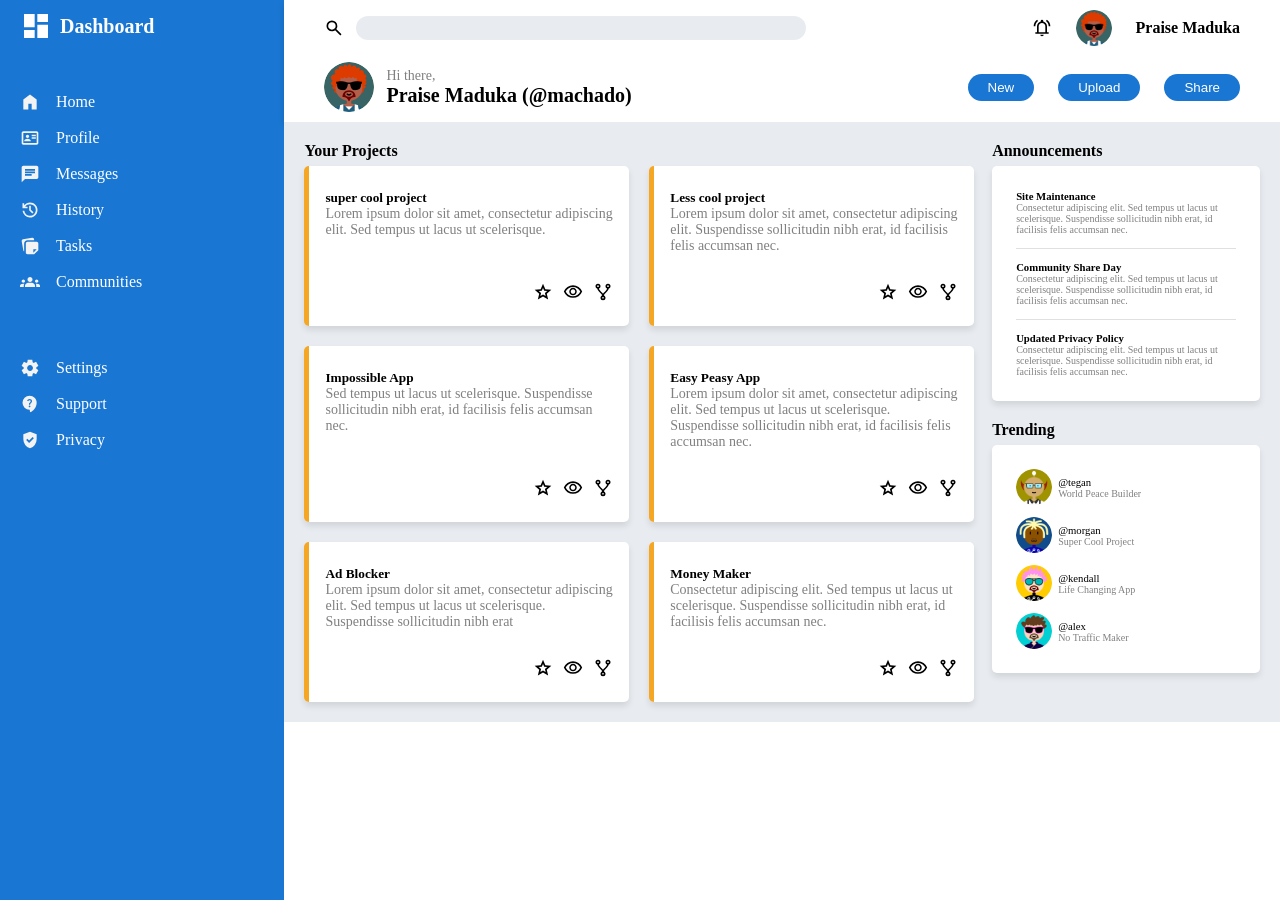
<file: index.html>
<!doctype html>
<html lang="en">
  <head>
    <meta charset="UTF-8" />
    <meta name="viewport" content="width=device-width, initial-scale=1.0" />
    <title>Admin Dashboard</title>
    <link rel="stylesheet" href="dashboard.css" />
  </head>
  <body>
    <div class="side-bar">
      <div class="title">
        <img src="assets/icons/view-dashboard-black.svg" alt="" class="icon" />
        <h1>Dashboard</h1>
      </div>
      <ul>
        <li>
          <img
            src="assets/icons/home-white.svg"
            alt="home icon"
            class="icon"
          />Home
        </li>
        <li>
          <img
            src="assets/icons/id-card-white.svg"
            alt="profile icon"
            class="icon"
          />Profile
        </li>
        <li>
          <img
            src="assets/icons/chat-white.svg"
            alt="chat icon"
            class="icon"
          />Messages
        </li>
        <li>
          <img
            src="assets/icons/history-white.svg"
            alt="history icon"
            class="icon"
          />History
        </li>
        <li>
          <img
            src="assets/icons/tasks-note-white.svg"
            alt="task icon"
            class="icon"
          />Tasks
        </li>
        <li>
          <img
            src="assets/icons/communities-white.svg"
            alt="group icon"
            class="icon"
          />Communities
        </li>
      </ul>
      <ul>
        <li>
          <img
            src="assets/icons/settings-white.svg"
            alt="settings icon"
            class="icon"
          />Settings
        </li>
        <li>
          <img
            src="assets/icons/contact-support.svg"
            alt="support icon"
            class="icon"
          />Support
        </li>
        <li>
          <img
            src="assets/icons/privacy-white.svg"
            alt="privacy icon"
            class="icon"
          />Privacy
        </li>
      </ul>
    </div>
    <div class="content">
      <header>
        <div class="header-row">
          <div class="header-left">
            <img
              class="icon"
              src="assets/icons/search-black.svg"
              alt="search icon"
            />
            <input type="text" />
          </div>
          <div class="header-right">
            <img
              src="assets/icons/notification-black.svg"
              alt="notification active icon"
              class="icon"
            />
            <div class="avatar-wrapper">
              <img src="assets/images/j.png" alt="profile-image" />
            </div>
            <h4>Praise Maduka</h4>
          </div>
        </div>
        <div class="header-row">
          <div class="header-left">
            <div class="avatar-wrapper-big">
              <img src="assets/images/j.png" alt="profile image" />
            </div>
            <div class="greeting">
              <p>Hi there,</p>
              <h1>Praise Maduka (@machado)</h1>
            </div>
          </div>
          <div class="header-right">
            <button>New</button>
            <button>Upload</button>
            <button>Share</button>
          </div>
        </div>
      </header>
      <main>
        <div class="projects-wrapper">
          <h4>Your Projects</h4>
          <div class="projects">
            <div class="card">
              <h5>super cool project</h5>
              <p>
                Lorem ipsum dolor sit amet, consectetur adipiscing elit. Sed
                tempus ut lacus ut scelerisque.
              </p>
              <div class="icon-row">
                <img
                  src="assets/icons/star-black.svg"
                  alt="add to favourite"
                  class="icon"
                />
                <img
                  src="assets/icons/eye-black.svg"
                  alt="preview icon"
                  class="icon"
                />
                <img
                  src="assets/icons/source-fork-black.svg"
                  alt="source fork icon"
                  class="icon"
                />
              </div>
            </div>
            <div class="card">
              <h5>Less cool project</h5>
              <p>
                Lorem ipsum dolor sit amet, consectetur adipiscing elit.
                Suspendisse sollicitudin nibh erat, id facilisis felis accumsan
                nec.
              </p>
              <div class="icon-row">
                <img
                  src="assets/icons/star-black.svg"
                  alt="add to favourite"
                  class="icon"
                />
                <img
                  src="assets/icons/eye-black.svg"
                  alt="preview icon"
                  class="icon"
                />
                <img
                  src="assets/icons/source-fork-black.svg"
                  alt="source fork icon"
                  class="icon"
                />
              </div>
            </div>
            <div class="card">
              <h5>Impossible App</h5>
              <p>
                Sed tempus ut lacus ut scelerisque. Suspendisse sollicitudin
                nibh erat, id facilisis felis accumsan nec.
              </p>
              <div class="icon-row">
                <img
                  src="assets/icons/star-black.svg"
                  alt="add to favourite"
                  class="icon"
                />
                <img
                  src="assets/icons/eye-black.svg"
                  alt="preview icon"
                  class="icon"
                />
                <img
                  src="assets/icons/source-fork-black.svg"
                  alt="source fork icon"
                  class="icon"
                />
              </div>
            </div>
            <div class="card">
              <h5>Easy Peasy App</h5>
              <p>
                Lorem ipsum dolor sit amet, consectetur adipiscing elit. Sed
                tempus ut lacus ut scelerisque. Suspendisse sollicitudin nibh
                erat, id facilisis felis accumsan nec.
              </p>
              <div class="icon-row">
                <img
                  src="assets/icons/star-black.svg"
                  alt="add to favourite"
                  class="icon"
                />
                <img
                  src="assets/icons/eye-black.svg"
                  alt="preview icon"
                  class="icon"
                />
                <img
                  src="assets/icons/source-fork-black.svg"
                  alt="source fork icon"
                  class="icon"
                />
              </div>
            </div>
            <div class="card">
              <h5>Ad Blocker</h5>
              <p>
                Lorem ipsum dolor sit amet, consectetur adipiscing elit. Sed
                tempus ut lacus ut scelerisque. Suspendisse sollicitudin nibh
                erat
              </p>
              <div class="icon-row">
                <img
                  src="assets/icons/star-black.svg"
                  alt="add to favourite"
                  class="icon"
                />
                <img
                  src="assets/icons/eye-black.svg"
                  alt="preview icon"
                  class="icon"
                />
                <img
                  src="assets/icons/source-fork-black.svg"
                  alt="source fork icon"
                  class="icon"
                />
              </div>
            </div>
            <div class="card">
              <h5>Money Maker</h5>
              <p>
                Consectetur adipiscing elit. Sed tempus ut lacus ut scelerisque.
                Suspendisse sollicitudin nibh erat, id facilisis felis accumsan
                nec.
              </p>
              <div class="icon-row">
                <img
                  src="assets/icons/star-black.svg"
                  alt="add to favourite"
                  class="icon"
                />
                <img
                  src="assets/icons/eye-black.svg"
                  alt="preview icon"
                  class="icon"
                />
                <img
                  src="assets/icons/source-fork-black.svg"
                  alt="source fork icon"
                  class="icon"
                />
              </div>
            </div>
          </div>
        </div>
        <div class="widgets">
          <div class="announcement">
            <h4>Announcements</h4>
            <div class="card">
              <div class="widget-text">
                <h6>Site Maintenance</h6>
                <p>
                  Consectetur adipiscing elit. Sed tempus ut lacus ut
                  scelerisque. Suspendisse sollicitudin nibh erat, id facilisis
                  felis accumsan nec.
                </p>
              </div>
              <div class="widget-text">
                <h6>Community Share Day</h6>
                <p>
                  Consectetur adipiscing elit. Sed tempus ut lacus ut
                  scelerisque. Suspendisse sollicitudin nibh erat, id facilisis
                  felis accumsan nec.
                </p>
              </div>
              <div>
                <h6>Updated Privacy Policy</h6>
                <p>
                  Consectetur adipiscing elit. Sed tempus ut lacus ut
                  scelerisque. Suspendisse sollicitudin nibh erat, id facilisis
                  felis accumsan nec.
                </p>
              </div>
            </div>
          </div>
          <div class="trending">
            <h4>Trending</h4>
            <div class="card">
              <div class="user">
                <div class="avatar-wrapper">
                  <img
                    src="assets/images/Butch Wallace.png"
                    alt="user avatar"
                  />
                </div>
                <div class="user-name">
                  <h6>@tegan</h6>
                  <p>World Peace Builder</p>
                </div>
              </div>
              <div class="user">
                <div class="avatar-wrapper">
                  <img src="assets/images/evvr.png" alt="user-avatar" />
                </div>
                <div class="user-name">
                  <h6>@morgan</h6>
                  <p>Super Cool Project</p>
                </div>
              </div>
              <div class="user">
                <div class="avatar-wrapper">
                  <img src="assets/images/Nakamoto.png" alt="user avatar" />
                </div>
                <div class="user-name">
                  <h6>@kendall</h6>
                  <p>Life Changing App</p>
                </div>
              </div>
              <div class="user">
                <div class="avatar-wrapper">
                  <img src="assets/images/Ninesouls.png" alt="user avatar" />
                </div>
                <div class="user-name">
                  <h6>@alex</h6>
                  <p>No Traffic Maker</p>
                </div>
              </div>
            </div>
          </div>
        </div>
      </main>
    </div>
  </body>
</html>
</file>
<file: dashboard.css>
* {
  margin: 0;
  padding: 0;
}

body {
  display: grid;
  grid-template-columns: 2fr 7fr;
}

p {
  font-size: 14px;
  color: gray;
}

h1 {
  font-size: 20px;
}

.side-bar {
  background-color: #1976d2;
  min-height: 100vh;
  display: grid;
  grid-template-rows: auto auto auto;
  color: white;
  align-content: start;
  row-gap: 50px;
  padding: 10px 20px;
  box-sizing: border-box;
}

.title {
  display: flex;
  align-items: center;
  gap: 8px;
}

.title img {
  filter: invert(1);
  width: 32px;
}

li {
  list-style: none;
  display: flex;
  align-items: center;
  gap: 16px;
  margin-bottom: 16px;
}

header {
  padding: 10px 40px;
  display: grid;
  row-gap: 16px;
  box-shadow: 0px 4px 6px rgba(0, 0, 0, 0.1);
}

.header-row {
  display: flex;
  justify-content: space-between;
}

.header-left {
  display: flex;
  gap: 12px;
  align-items: center;
}

.header-right {
  display: flex;
  align-items: center;
  gap: 24px;
}

.icon {
  width: 20px;
}

.avatar-wrapper {
  height: 36px;
  width: 36px;
  border-radius: 100%;
  background-color: beige;
  overflow: hidden;
}

.avatar-wrapper img {
  width: 100%;
}

input {
  width: 450px;
  height: 24px;
  border-radius: 24px;
  border: none;
  background-color: #e8ecf0;
}

.avatar-wrapper-big {
  width: 50px;
  height: 50px;
  border-radius: 100%;
  background-color: beige;
  overflow: hidden;
}

.avatar-wrapper-big img {
  width: 100%;
}

button {
  padding: 6px 20px;
  border-radius: 16px;
  border: none;
  background-color: #1976d2;
  color: white;
}

main {
  display: grid;
  grid-template-columns: 5fr 2fr;
  padding: 20px;
  gap: 18px;
  background-color: #e8ecf0;
}

.projects {
  display: grid;
  grid-template-columns: repeat(auto-fit, minmax(250px, 1fr));
  margin-top: 6px;
  gap: 20px;
}

.card {
  background-color: white;
  padding: 24px 16px;
  border-radius: 5px;
  box-shadow: 0px 4px 6px rgba(0, 0, 0, 0.1);
  border-left: 5px solid #f5a623;
  display: flex;
  flex-direction: column;
}

.icon-row {
  margin-top: auto;
  display: flex;
  justify-content: flex-end;
  gap: 10px;
  padding-top: 28px;
}

.widgets {
  display: grid;
  grid-template-rows: auto 1fr;
  gap: 20px;
}

.widgets .card {
  border: none;
  margin-top: 6px;
  gap: 12px;
  padding-left: 24px;
  padding-right: 24px;
}

.widgets p {
  font-size: 10px;
}

.widget-text {
  padding-bottom: 13px;
  border-bottom: 1px solid #e0e0e0;
}

.user {
  display: flex;
  align-items: center;
  gap: 6px;
}

.user-name h6 {
  font-weight: normal;
}
</file>
